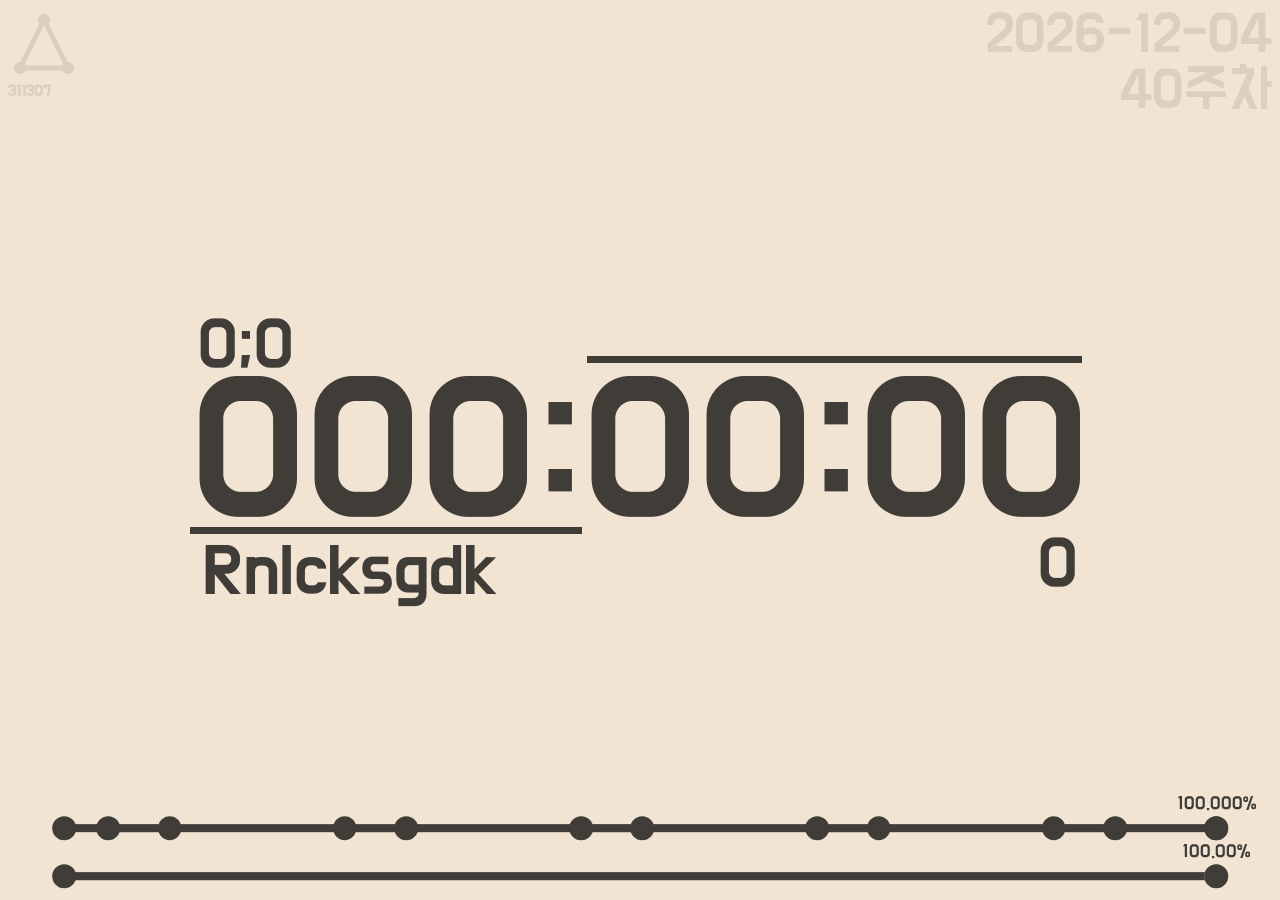
<file: things/dobby-timer/index.html>
<!DOCTYPE html>
<html>
    <head>
        <title>Dobby timer</title>
        <link rel="icon" href="icon.png">
        <link rel="stylesheet" href="style.css">
        <script src="https://code.jquery.com/jquery-3.7.1.min.js"></script>
    </head>
    <body>
        <img src="logo.svg" id="logo">
        <p id="name">311307</p>
        <div id="top-container">
            <p id="date-display"></p>
            <p id="week-display"></p>
        </div>
        <div id="middle-container">
            <div id="day-display">
                <span id="day-display-text">5;00</span>
            </div>
            <div id="hour-progress">
                <span id="hour-progress-bg"></span>
                <span id="hour-progress-fg"></span>
            </div>
            <div id="timer">
                <div class="timer-text-container">
                    <span class="timer-text" id="timer1">이</span>
                </div>
                <div class="timer-text-container">
                    <span class="timer-text" id="timer2">끾</span>
                </div>
                <div class="timer-text-container">
                    <span class="timer-text" id="timer3">끼</span>
                </div>
                <div class="timer-text-container timer-colon-container">
                    <span class="timer-text timer-colon">:</span>
                </div>
                <div class="timer-text-container">
                    <span class="timer-text" id="timer4"></span>
                </div>
                <div class="timer-text-container">
                    <span class="timer-text" id="timer5"></span>
                </div>
                <div class="timer-text-container timer-colon-container">
                    <span class="timer-text timer-colon">:</span>
                </div>
                <div class="timer-text-container">
                    <span class="timer-text" id="timer6"></span>
                </div>
                <div class="timer-text-container">
                    <span class="timer-text" id="timer7"></span>
                </div>
            </div>
            <div id="vacation-timer">
                <span id="vacation-timer-text">Rnlcksgdk</span>
            </div>
            <div id="second-display">
                <span id="second-display-text">214748</span>
            </div>
        </div>
        <div id="bottom-container">
            <div class="progress-bar" style="top:0" id="entire">
                <div class="circle circle-bright-before circle-dark-after entire-circle" style="left:3.846%;"></div>
                <div class="circle circle-dark-before circle-bright-after entire-circle" style="left:9.188%;"></div>
                <div class="circle circle-bright-before circle-dark-after entire-circle" style="left:24.359%;"></div>
                <div class="circle circle-dark-before circle-bright-after entire-circle" style="left:29.701%;"></div>
                <div class="circle circle-bright-before circle-dark-after entire-circle" style="left:44.872%;"></div>
                <div class="circle circle-dark-before circle-bright-after entire-circle" style="left:50.214%;"></div>
                <div class="circle circle-bright-before circle-dark-after entire-circle" style="left:65.385%;"></div>
                <div class="circle circle-dark-before circle-bright-after entire-circle" style="left:70.727%;"></div>
                <div class="circle circle-bright-before circle-dark-after entire-circle" style="left:85.897%;"></div>
                <div class="circle circle-dark-before circle-bright-after entire-circle" style="left:91.239%;"></div>
                <div class="circle circle-bright-before circle-bright-after entire-circle" style="left:100%;"></div>

                <div class="actual-bar"></div>
                <div class="dark-bar" style="width:5.342%;left:3.846%;"></div>
                <div class="dark-bar" style="width:5.342%;left:24.359%;"></div>
                <div class="dark-bar" style="width:5.342%;left:44.872%;"></div>
                <div class="dark-bar" style="width:5.342%;left:65.385%;"></div>
                <div class="dark-bar" style="width:5.342%;left:85.897%;"></div>
                <div class="circle circle-past" style="left:0%;"></div>
                
                <div class="past-bar" id="entire-past-bar"></div>
                <div class="circle circle-cursor" id="entire-cursor"></div>

                <div class="progress" id="entire-progress">yeye</div>
            </div>
            <div class="progress-bar" style="bottom:0" id="section">
                <div class="actual-bar"></div>
                <div class="dark-bar" id="section-dark" style="left:0"></div>
                <div class="circle circle-past" style="left:0%;"></div>
                <div id="section-circle" class="circle circle-bright-before circle-bright-after" style="left:100%;"></div>

                <div class="past-bar" id="section-past-bar"></div>
                <div class="circle circle-cursor" id="section-cursor"></div>

                <div class="progress" id="section-progress">yeat</div>
            </div>
        </div>
        <script>
            var x = window.setInterval(wait_for_exact,6);
            function wait_for_exact() {
                let a=(new Date().getMilliseconds())%100;
                if (a>=2&&a<=10) {
                    window.setInterval(update,100);
                    window.setTimeout(load,105);
                    window.clearInterval(x);
                }
            }

            function load() {
                $(":root").css("--dark-color","#DBCFBF");
                $(":root").css("--darker-color","#C2B7A9");
                $(":root").css("--darkest-color","#403C38");
            }

            function pad_zero(s,z) {
                s=s.toString();
                while (s.length<z) {
                    s="0"+s;
                }
                return s;
            }

            var long_time=new Date(2024,9,7,8,40,0,0);
            var freedom_time=new Date();
            freedom_time.setDate(
                freedom_time.getDate() + (7 - freedom_time.getDay() + 5) % 7
            );
            freedom_time.setHours(17);
            freedom_time.setMinutes(0);
            freedom_time.setSeconds(0);
            freedom_time.setMilliseconds(0);
            function update() {
                let now = new Date();
                let tar = Math.round((freedom_time-now)/100);
                let vtar = Math.round((long_time-now)/100);
                set_time(now, [Math.floor(tar/36000),Math.floor(tar/600)%60,(tar/10)%60]);
                // $("#vacation-timer-text").text(`${pad_zero(Math.floor(vtar/36000),4)}:${pad_zero(Math.floor(vtar/600)%60,2)}:${pad_zero(Math.floor(vtar/10)%60,2)}`)
            }

            var advance_seconds=[421200,405000,382500,318600,296100,232200,209700,145800,123300,59400,36900,0];
            var sunday_before_year = new Date(new Date().getFullYear(),0,0);
            sunday_before_year = sunday_before_year - sunday_before_year.getDay()*86400000;
            function set_time(now, time) {
                if (time[0]>=117) {
                    time=[117,0,0];
                } else if (time[0]<0) {
                    time=[0,0,0];
                }
                
                let seconds_left=time[0]*3600+time[1]*60+time[2];
                $("#second-display-text").text(Math.floor(seconds_left));
                $("#day-display-text").text(`${Math.floor(time[0]/24)};${time[0]%24}`)
                $("#hour-progress-fg").css("width",`${100-(time[1]/60+time[2]/3600)*100}%`)

                let entire_progress=100-(seconds_left)/421200*100;
                let ep_shard=pad_zero(Math.floor(entire_progress*1000).toString(),4);
                $("#entire-past-bar").css("width",`${entire_progress}%`);
                $("#entire-cursor").css("left",`${entire_progress}%`);
                $("#entire-progress").css("left",`${entire_progress}%`);
                $("#entire-progress").text(`${ep_shard.slice(0,-3)+"."+ep_shard.slice(-3)}%`)

                if (seconds_left>=421000) {
                    $(".entire-circle").removeClass("circle-past");
                    $("#section-circle").removeClass("circle-dark-before");
                    $("#section-circle").removeClass("circle-dark-after");
                }
                let i=1;
                while (seconds_left<=advance_seconds[i]) {
                    $(`.entire-circle:nth-child(${i})`).addClass("circle-past");
                    i++;
                }
                if (i%2==0) {
                    $("#section-dark").css("width","100%");
                    $("#section-circle").addClass("circle-dark-before");
                    $("#section-circle").addClass("circle-dark-after");
                } else {
                    $("#section-dark").css("width","0%");
                    $("#section-circle").removeClass("circle-dark-before");
                    $("#section-circle").removeClass("circle-dark-after");
                }
                let section_progress=0;
                if (advance_seconds[i-1]!=0) {
                    section_progress=(seconds_left-advance_seconds[i-1])/(advance_seconds[i]-advance_seconds[i-1])*100
                } else {
                    section_progress=100;
                }
                let sp_shard=pad_zero(Math.floor(section_progress*100).toString(),3);
                $("#section-past-bar").css("width",`${section_progress}%`);
                $("#section-cursor").css("left",`${section_progress}%`);
                $("#section-progress").css("left",`${section_progress}%`);
                $("#section-progress").text(`${sp_shard.slice(0,-2)+"."+sp_shard.slice(-2)}%`)

                for (i=3; i>0; i--) {
                    $(`#timer${i}`).text(Math.floor(time[0]%10));
                    time[0]/=10;
                }
                for (i=5; i>3; i--) {
                    $(`#timer${i}`).text(Math.floor(time[1]%10));
                    time[1]/=10;
                }
                for (i=7; i>5; i--) {
                    $(`#timer${i}`).text(Math.floor(time[2]%10));
                    time[2]/=10;
                }

                $("#date-display").text(`${now.getFullYear()}-${pad_zero(now.getMonth()+1, 2)}-${pad_zero(now.getDate(), 2)}`);
                let sunday_this_week = now-(now.getDay()*86400000);
                let diff = (sunday_this_week - sunday_before_year);
                let oneWeek = 1000 * 60 * 60 * 24 * 7;
                let week = Math.floor(diff / oneWeek);
                $("#week-display").text(`${week-8}주차`)
            }
        </script>
    </body>
</html>
</file>
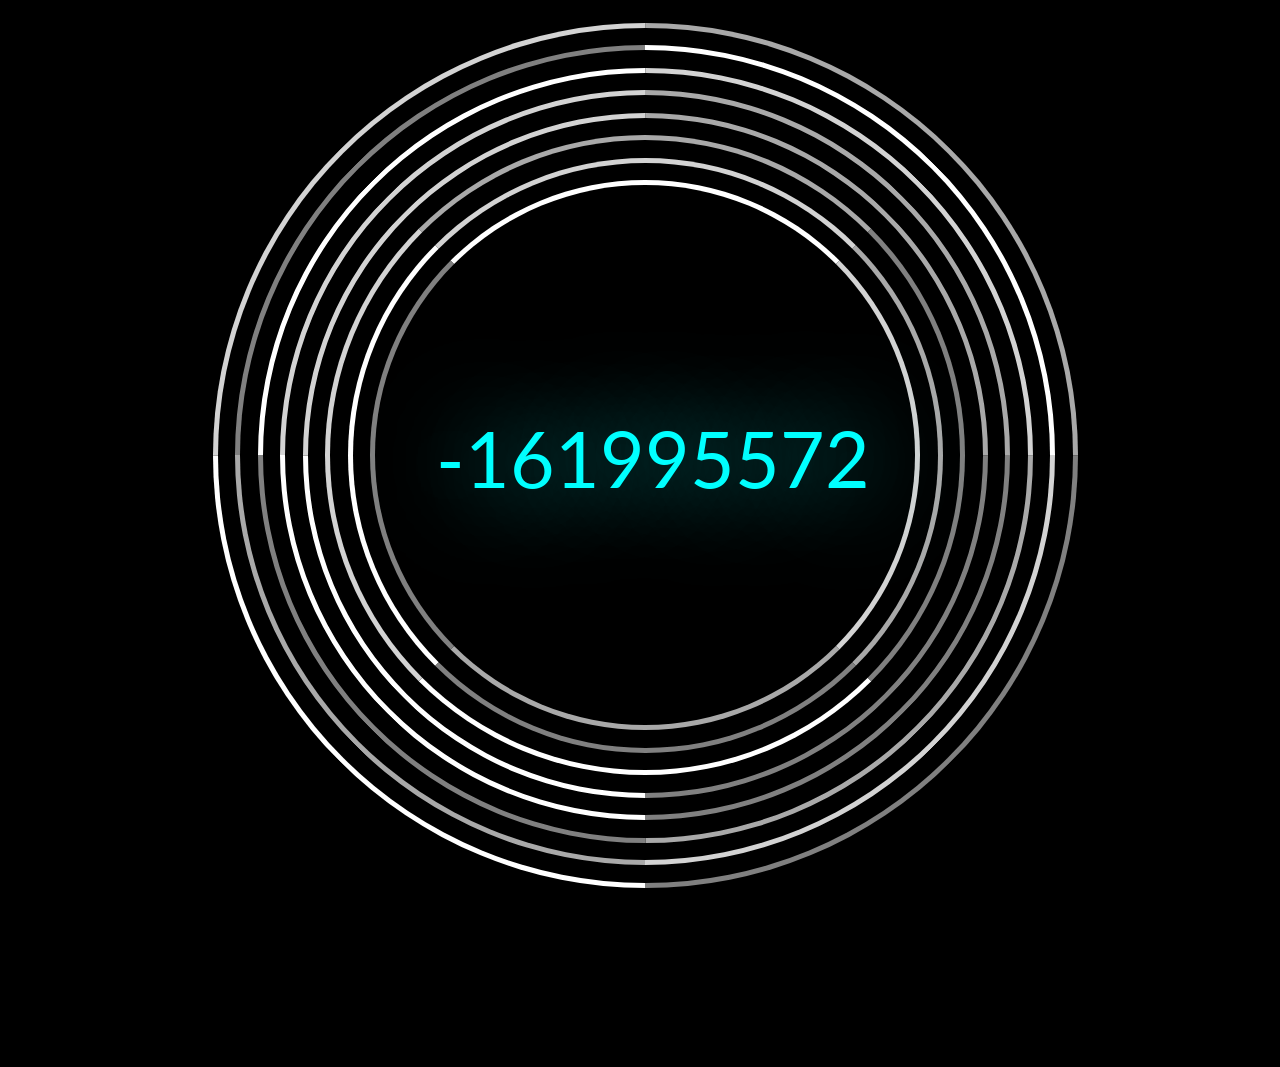
<file: things/eight-timer/index.html>
<!DOCTYPE html>

<html>
<head>
    <title></title>
    <link rel="stylesheet" href="style.css">
    <link rel="preconnect" href="https://fonts.googleapis.com">
    <link rel="preconnect" href="https://fonts.googleapis.com">
    <link rel="preconnect" href="https://fonts.gstatic.com" crossorigin>
    <link href="https://fonts.googleapis.com/css2?family=Lato:wght@300&display=swap" rel="stylesheet">
    <script src="https://code.jquery.com/jquery-3.6.0.min.js">// jquery</script>
</head>
<body>
    <div class="test sizea"></div>
    <div class="test sizeb"></div>
    <div class="test sizec"></div>
    <div class="test sized"></div>
    <div class="test sizee"></div>
    <div class="test sizef"></div>
    <div class="test sizeg"></div>
    <div class="test sizeh"></div>
    <p class="text">00000000</p>
    <script>
        var time=new Date(year=2021,month=9,date=17,hour=0,min=30)-new Date();
        time/=1000;
        time=Math.floor(16777216-time);
        function for_test() {
            time=16777206;
        }
        function turn() {
            time++;
            console.log(16777216-time);
            $("title").text(16777216-time);
            $(".test.sizea").css("animation","1s rotate"+time%8);
            $(".test.sizeb").css("transform", "rotate("+Math.floor(time/8%8)*45+"deg)");
            $(".test.sizeb").css("animation","1s rotate"+time/8%8);
            $(".test.sizec").css("transform", "rotate("+Math.floor(time/64%8)*45+"deg)");
            $(".test.sizec").css("animation","1s rotate"+time/64%8);
            $(".test.sized").css("transform", "rotate("+Math.floor(time/512%8)*45+"deg)");
            $(".test.sized").css("animation","1s rotate"+time/512%8);
            $(".test.sizee").css("transform", "rotate("+Math.floor(time/4096%8)*45+"deg)");
            $(".test.sizee").css("animation","1s rotate"+time/4096%8);
            $(".test.sizef").css("transform", "rotate("+Math.floor(time/32768%8)*45+"deg)");
            $(".test.sizef").css("animation","1s rotate"+time/32768%8);
            $(".test.sizeg").css("transform", "rotate("+Math.floor(time/262144%8)*45+"deg)");
            $(".test.sizeg").css("animation","1s rotate"+time/262144%8);
            $(".test.sizeh").css("transform", "rotate("+Math.floor(time/2097152%8)*45+"deg)");
            $(".test.sizeh").css("animation","1s rotate"+time/2097152%8);
            $(".text").text((16777216-time).toString().padStart(7, "0"));
            if (time==16777216) {
                window.clearInterval(code);
                finish_action();
            }
        }
        function finish_action() {
            $(".test").css("border-top","3vh solid white");
            $(".test").css("border-bottom","3vh solid darkgray");
            $(".test").css("border-left","3vh solid lightgray");
            $(".test").css("border-right","3vh solid gray");
            $(".test.sizea").css("margin-left","-31.5vh");
            $(".test.sizea").css("margin-top","-31.5vh");
            $(".test.sizeb").css("margin-left","-34vh");
            $(".test.sizeb").css("margin-top","-34vh");
            $(".test.sizec").css("margin-left","-36.5vh");
            $(".test.sizec").css("margin-top","-36.5vh");
            $(".test.sized").css("margin-left","-39vh");
            $(".test.sized").css("margin-top","-39vh");
            $(".test.sizee").css("margin-left","-41.5vh");
            $(".test.sizee").css("margin-top","-41.5vh");
            $(".test.sizef").css("margin-left","-44vh");
            $(".test.sizef").css("margin-top","-44vh");
            $(".test.sizeg").css("margin-left","-46.5vh");
            $(".test.sizeg").css("margin-top","-46.5vh");
            $(".test.sizeh").css("margin-left","-49vh");
            $(".test.sizeh").css("margin-top","-49vh");
            $(".text").text("");
            $(".title").text("REDIRECT");
            $(".test").css("animation","7200s rotate_forever");
            $("body").css("background","lightgray");
            window.setTimeout(redirect,5000);
        }
        function redirect() {
            window.location.replace("https://www.youtube.com/watch?v=_bzolaRVY5w");
        }
        var code=window.setInterval(turn,1000);
    </script>
</body>
</html>
</file>
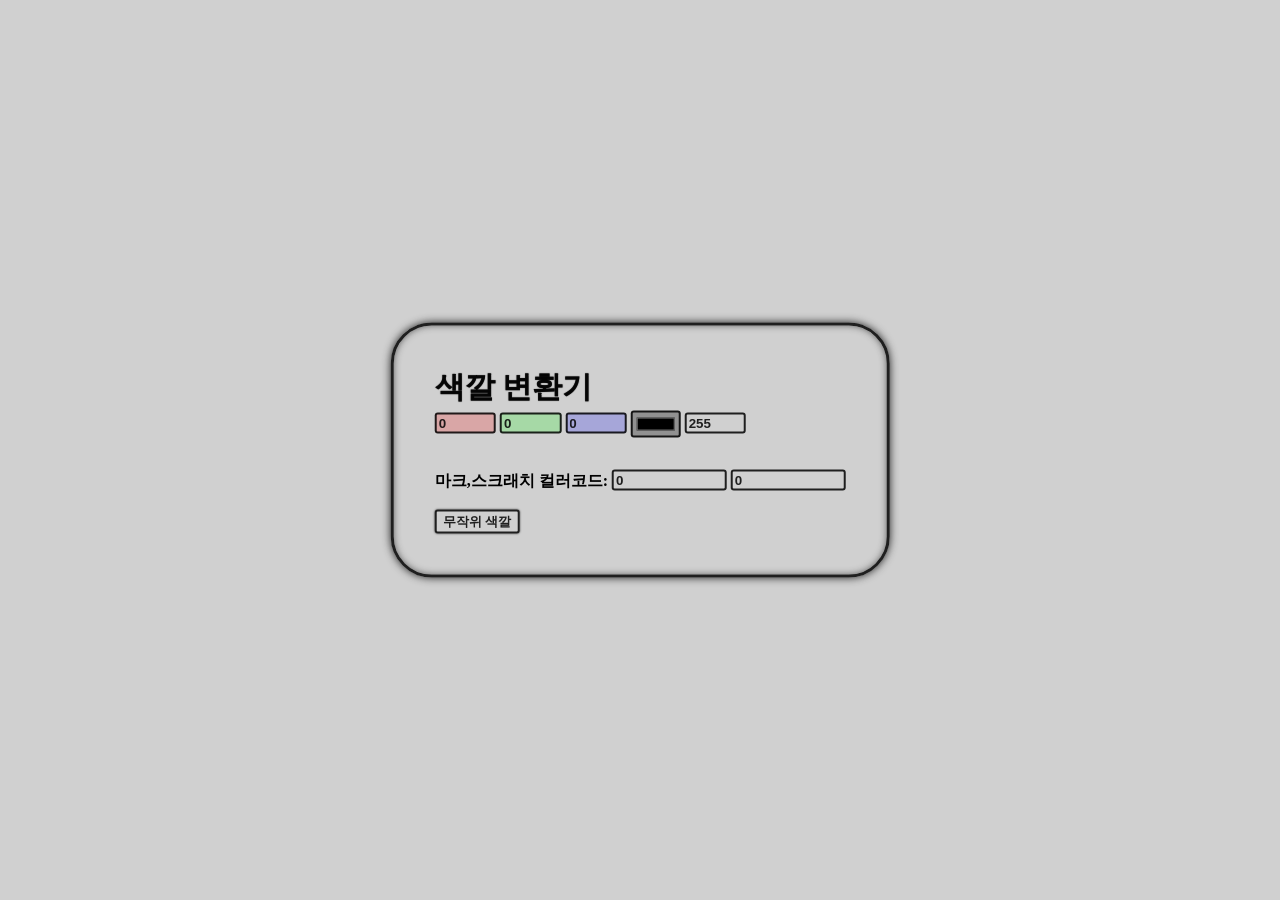
<file: things/mc-color-converter/index.html>
<!DOCTYPE html>
<html>
	<head>
		<link rel="stylesheet" href="style.css">
	</head>
	<body>
		<div class="container" id="bg">
			<div class="glowborder" id="border">
				<div class="title" id="title">
				색깔 변환기
				</div>
				<br>
				<input type="number" placeholder=0 min=0 max=255 class="rgb short" id="red">
				<input type="number" placeholder=0 min=0 max=255 class="rgb short" id="green">
				<input type="number" placeholder=0 min=0 max=255 class="rgb short" id="blue">
				<input type="color" id="col">
				<input type="number" placeholder=255 min=0 max=255 class="rgb short" id="alpha">
				<br>
				<br>
				<br>
				<span id="sans" style="font-weight: bold;">
					마크,스크래치 컬러코드: 
				</span>
				<input type="number" placeholder=0 class="code" id="code">
				<input type="number" placeholder=0 class="codealpha" id="codealpha">
				<br>
				<br>
				<button id="button" onclick="randomForFun();">
					무작위 색깔
				</button>
			</div>
			<script src="script.js"></script>
		</div>
	</body>
</html>
</file>
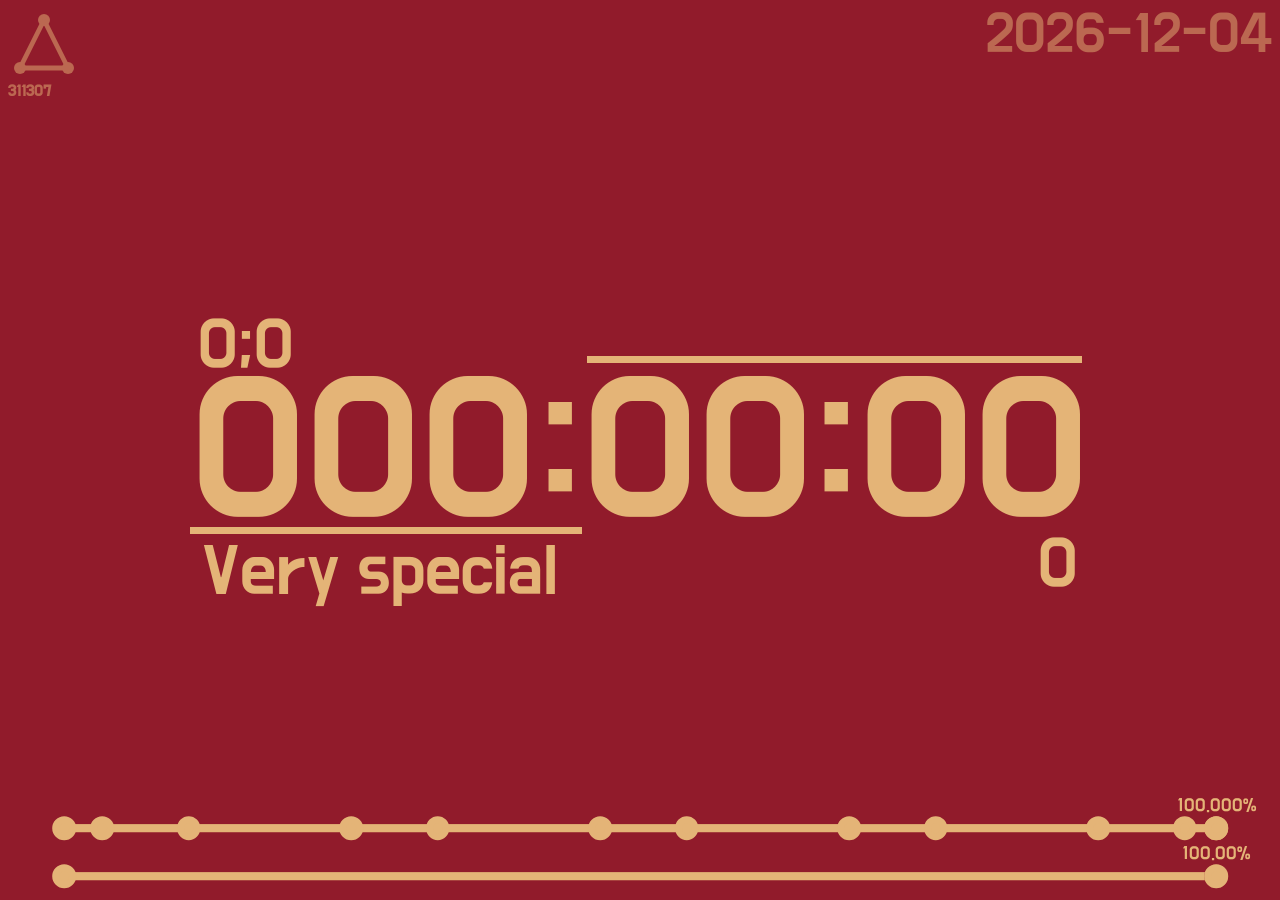
<file: things/special-dobby-timer/index.html>
<!DOCTYPE html>
<html>
    <head>
        <title>Dobby timer</title>
        <link rel="icon" href="icon.png">
        <link rel="stylesheet" href="style.css">
        <script src="https://code.jquery.com/jquery-3.7.1.min.js"></script>
    </head>
    <body>
        <img src="logo.svg" id="logo">
        <p id="name">311307</p>
        <div id="top-container">
            <p id="date-display"></p>
            <p id="week-display"></p>
        </div>
        <div id="middle-container">
            <div id="day-display">
                <span id="day-display-text">5;00</span>
            </div>
            <div id="hour-progress">
                <span id="hour-progress-bg"></span>
                <span id="hour-progress-fg"></span>
            </div>
            <div id="timer">
                <div class="timer-text-container">
                    <span class="timer-text" id="timer1">이</span>
                </div>
                <div class="timer-text-container">
                    <span class="timer-text" id="timer2">끾</span>
                </div>
                <div class="timer-text-container">
                    <span class="timer-text" id="timer3">끼</span>
                </div>
                <div class="timer-text-container timer-colon-container">
                    <span class="timer-text timer-colon">:</span>
                </div>
                <div class="timer-text-container">
                    <span class="timer-text" id="timer4"></span>
                </div>
                <div class="timer-text-container">
                    <span class="timer-text" id="timer5"></span>
                </div>
                <div class="timer-text-container timer-colon-container">
                    <span class="timer-text timer-colon">:</span>
                </div>
                <div class="timer-text-container">
                    <span class="timer-text" id="timer6"></span>
                </div>
                <div class="timer-text-container">
                    <span class="timer-text" id="timer7"></span>
             </div>
            </div>
            <div id="vacation-timer">
                <span id="vacation-timer-text">Very special</span>
            </div>
            <div id="second-display">
                <span id="second-display-text">214748</span>
            </div>
        </div>
        <div id="bottom-container">
            <div class="progress-bar" style="top:0" id="entire">
                <div class="circle circle-bright-before circle-dark-after entire-circle" style="left:3.303%;"></div>
                <div class="circle circle-dark-before circle-bright-after entire-circle" style="left:10.811%;"></div>
                <div class="circle circle-bright-before circle-dark-after entire-circle" style="left:24.925%;"></div>
                <div class="circle circle-dark-before circle-bright-after entire-circle" style="left:32.432%;"></div>
                <div class="circle circle-bright-before circle-dark-after entire-circle" style="left:46.547%;"></div>
                <div class="circle circle-dark-before circle-bright-after entire-circle" style="left:54.054%;"></div>
                <div class="circle circle-bright-before circle-dark-after entire-circle" style="left:68.168%;"></div>
                <div class="circle circle-dark-before circle-bright-after entire-circle" style="left:75.676%;"></div>
                <div class="circle circle-bright-before circle-dark-after entire-circle" style="left:89.79%;"></div>
                <div class="circle circle-dark-before circle-bright-after entire-circle ecyc-e" style="left:97.297%;"></div>
                <div class="circle circle-bright-before circle-bright-after entire-circle ecyc-e" style="left:100%;"></div>

                <div class="actual-bar"></div>
                <div class="dark-bar" style="width:7.508%;left:3.303%;"></div>
                <div class="dark-bar" style="width:7.508%;left:24.925%;"></div>
                <div class="dark-bar" style="width:7.508%;left:46.547%;"></div>
                <div class="dark-bar" style="width:7.508%;left:68.168%;"></div>
                <div class="dark-bar" style="width:7.508%;left:89.79%;"></div>
                <div class="dark-bar ecyc-e" style="width:2.703%;left:97.297%;"></div>
                <div class="circle circle-past" style="left:0%;"></div>
                
                <div class="past-bar" id="entire-past-bar"></div>
                <div class="circle circle-cursor" id="entire-cursor"></div>

                <div class="progress" id="entire-progress">yeye</div>
            </div>
            <div class="progress-bar" style="bottom:0" id="section">
                <div class="actual-bar"></div>
                <div class="dark-bar" id="section-dark" style="left:0"></div>
                <div class="circle circle-past" style="left:0%;"></div>
                <div id="section-circle" class="circle circle-bright-before circle-bright-after" style="left:100%;"></div>

                <div class="past-bar" id="section-past-bar"></div>
                <div class="circle circle-cursor" id="section-cursor"></div>

                <div class="progress" id="section-progress">yeat</div>
            </div>
        </div>
        <script>
            var x = window.setInterval(wait_for_exact,6);
            function wait_for_exact() {
                let a=(new Date().getMilliseconds())%100;
                if (a>=2&&a<=10) {
                    window.setInterval(update,100);
                    window.setTimeout(load,105);
                    window.clearInterval(x);
                }
            }

            function load() {
                $(":root").css("--dark-color","#BB6851");
                $(":root").css("--darker-color","#A6413E");
                $(":root").css("--darkest-color","#E4B477");
            }

            function pad_zero(s,z) {
                s=s.toString();
                while (s.length<z) {
                    s="0"+s;
                }
                return s;
            }

            var long_time=new Date(2024,9,7,8,40,0,0);
            var freedom_time=new Date();
            freedom_time.setDate(
                freedom_time.getDate() + (7 - freedom_time.getDay() + 5) % 7
            );
            freedom_time.setHours(11);
            freedom_time.setMinutes(0);
            freedom_time.setSeconds(0);
            freedom_time.setMilliseconds(0);
            function update() {
                let now = new Date();
                let tar = Math.round((freedom_time-now)/100);
                let vtar = Math.round((long_time-now)/100);
                set_time(now, [Math.floor(tar/36000),Math.floor(tar/600)%60,(tar/10)%60]);
                // $("#vacation-timer-text").text(`${pad_zero(Math.floor(vtar/36000),4)}:${pad_zero(Math.floor(vtar/600)%60,2)}:${pad_zero(Math.floor(vtar/10)%60,2)}`)
            }

            var advance_seconds=[421200-6*3600,405000+3000-6*3600,382500-6*3600-4500,318600+3000-6*3600,296100-6*3600-4500,232200+3000-6*3600,209700-6*3600-4500,145800+3000-6*3600,123300-6*3600-4500,59400+3000-6*3600,36900-6*3600-4500,0];
            var sunday_before_year = new Date(new Date().getFullYear(),0,0);
            sunday_before_year = sunday_before_year - sunday_before_year.getDay()*86400000;
            function set_time(now, time) {
                if (time[0]>=111) {
                    time=[111,0,0];
                } else if (time[0]<0) {
                    time=[0,0,0];
                }
                
                let seconds_left=time[0]*3600+time[1]*60+time[2];
                $("#second-display-text").text(Math.floor(seconds_left));
                $("#day-display-text").text(`${Math.floor(time[0]/24)};${time[0]%24}`)
                $("#hour-progress-fg").css("width",`${100-(time[1]/60+time[2]/3600)*100}%`)

                let entire_progress=100-(seconds_left)/(421200-6*3600)*100;
                let ep_shard=pad_zero(Math.floor(entire_progress*1000).toString(),4);
                $("#entire-past-bar").css("width",`${entire_progress}%`);
                $("#entire-cursor").css("left",`${entire_progress}%`);
                $("#entire-progress").css("left",`${entire_progress}%`);
                $("#entire-progress").text(`${ep_shard.slice(0,-3)+"."+ep_shard.slice(-3)}%`)

                if (seconds_left>=(421000-6*3600)) {
                    $(".entire-circle").removeClass("circle-past");
                    $("#section-circle").removeClass("circle-dark-before");
                    $("#section-circle").removeClass("circle-dark-after");
                }
                let i=1;
                while (seconds_left<=advance_seconds[i]) {
                    $(`.entire-circle:nth-child(${i})`).addClass("circle-past");
                    i++;
                }
                if (i%2==0) {
                    $("#section-dark").css("width","100%");
                    $("#section-circle").addClass("circle-dark-before");
                    $("#section-circle").addClass("circle-dark-after");
                } else {
                    if (i==11) {
                        $("#section-dark").css("width","100%");
                        $("#section-dark").addClass("ecyc-e");
                        $("#section-circle").addClass("ecyc-e");
                    } else {
                        $("#section-dark").css("width","0%");
                    }
                    $("#section-circle").removeClass("circle-dark-before");
                    $("#section-circle").removeClass("circle-dark-after");
                }
                let section_progress=0;
                if (advance_seconds[i-1]!=0) {
                    section_progress=(seconds_left-advance_seconds[i-1])/(advance_seconds[i]-advance_seconds[i-1])*100
                } else {
                    section_progress=100;
                }
                let sp_shard=pad_zero(Math.floor(section_progress*100).toString(),3);
                $("#section-past-bar").css("width",`${section_progress}%`);
                $("#section-cursor").css("left",`${section_progress}%`);
                $("#section-progress").css("left",`${section_progress}%`);
                $("#section-progress").text(`${sp_shard.slice(0,-2)+"."+sp_shard.slice(-2)}%`)

                for (i=3; i>0; i--) {
                    $(`#timer${i}`).text(Math.floor(time[0]%10));
                    time[0]/=10;
                }
                for (i=5; i>3; i--) {
                    $(`#timer${i}`).text(Math.floor(time[1]%10));
                    time[1]/=10;
                }
                for (i=7; i>5; i--) {
                    $(`#timer${i}`).text(Math.floor(time[2]%10));
                    time[2]/=10;
                }

                $("#date-display").text(`${now.getFullYear()}-${pad_zero(now.getMonth()+1, 2)}-${pad_zero(now.getDate(), 2)}`);
                let sunday_this_week = now-(now.getDay()*86400000);
                let diff = (sunday_this_week - sunday_before_year);
                let oneWeek = 1000 * 60 * 60 * 24 * 7;
                let week = Math.floor(diff / oneWeek);
                // $("#week-display").text(`${week-8}주차`)
                $("#week-display").text(``)
            }
        </script>
    </body>
</html>
</file>
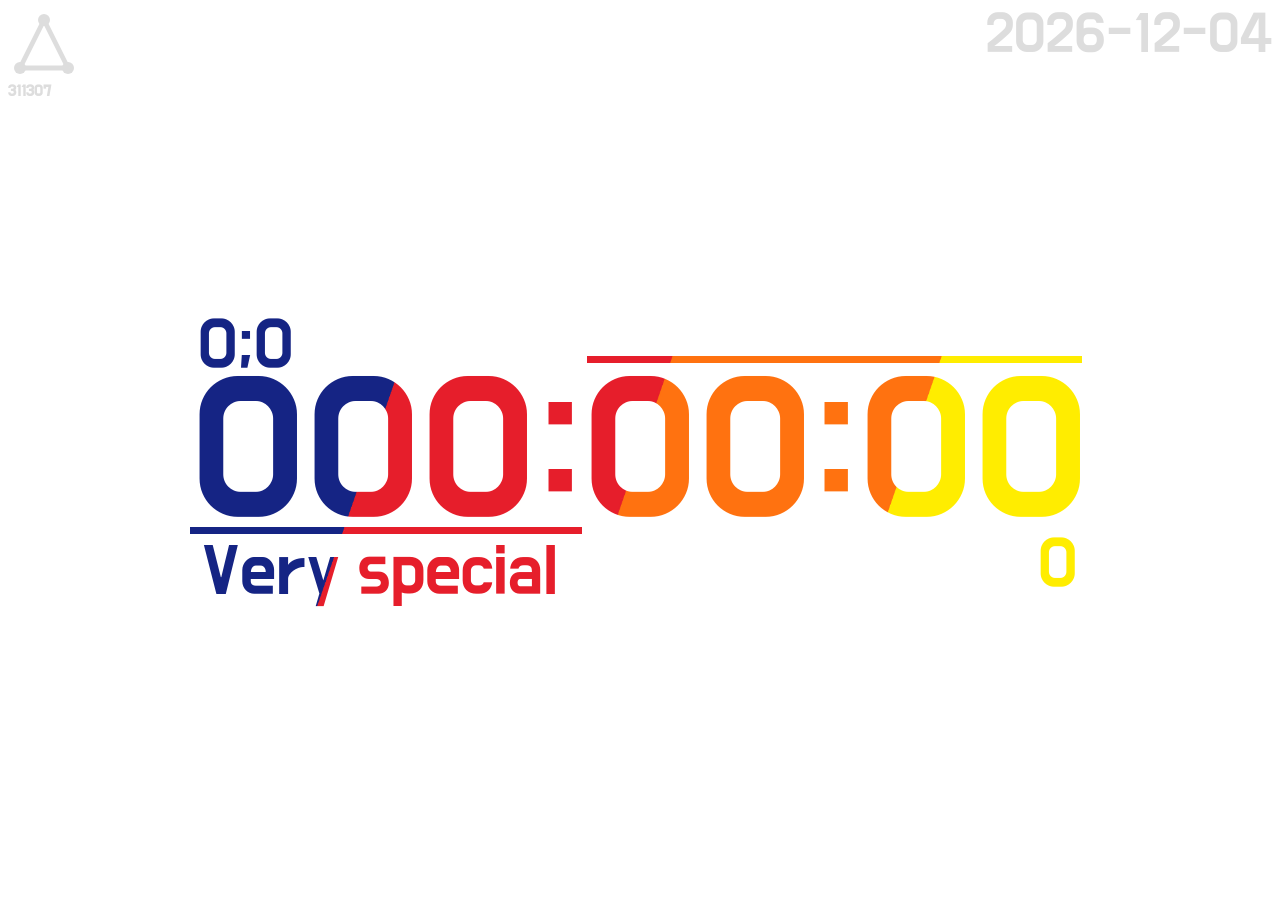
<file: things/special-dobby-timer2/index.html>
<!DOCTYPE html>
<html>
    <head>
        <title>Dobby timer</title>
        <link rel="icon" href="icon.png">
        <link rel="stylesheet" href="style.css">
        <script src="https://code.jquery.com/jquery-3.7.1.min.js"></script>
    </head>
    <body>
        <img src="logo.svg" id="logo">
        <p id="name">311307</p>
        <div id="top-container">
            <p id="date-display"></p>
            <p id="week-display"></p>
        </div>
        <div id="image"></div>
        <div id="middle-container">
            <div id="day-display">
                <span id="day-display-text">5;00</span>
            </div>
            <div id="hour-progress">
                <span id="hour-progress-bg"></span>
                <span id="hour-progress-fg"></span>
            </div>
            <div id="timer">
                <div class="timer-text-container">
                    <span class="timer-text" id="timer1">이</span>
                </div>
                <div class="timer-text-container">
                    <span class="timer-text" id="timer2">끾</span>
                </div>
                <div class="timer-text-container">
                    <span class="timer-text" id="timer3">끼</span>
                </div>
                <div class="timer-text-container timer-colon-container">
                    <span class="timer-text timer-colon">:</span>
                </div>
                <div class="timer-text-container">
                    <span class="timer-text" id="timer4"></span>
                </div>
                <div class="timer-text-container">
                    <span class="timer-text" id="timer5"></span>
                </div>
                <div class="timer-text-container timer-colon-container">
                    <span class="timer-text timer-colon">:</span>
                </div>
                <div class="timer-text-container">
                    <span class="timer-text" id="timer6"></span>
                </div>
                <div class="timer-text-container">
                    <span class="timer-text" id="timer7"></span>
             </div>
            </div>
            <div id="vacation-timer">
                <span id="vacation-timer-text">Very special</span>
            </div>
            <div id="second-display">
                <span id="second-display-text">214748</span>
            </div>
        </div>
        <script>
            var x = window.setInterval(wait_for_exact,6);
            function wait_for_exact() {
                let a=(new Date().getMilliseconds())%100;
                if (a>=2&&a<=10) {
                    window.setInterval(update,100);
                    window.setTimeout(load,105);
                    window.clearInterval(x);
                }
            }

            function load() {
                $(":root").css("--dark-color","#DDDDDD");
                $(":root").css("--darker-color","#CCCCCC");
                $(":root").css("--darkest-color","#BBBBBB");
            }

            function pad_zero(s,z) {
                s=s.toString();
                while (s.length<z) {
                    s="0"+s;
                }
                return s;
            }

            var long_time=new Date(2024,9,7,8,40,0,0);
            var freedom_time=new Date(2025,5,3,6,0,0);
            function update() {
                let now = new Date();
                let tar = Math.round((freedom_time-now)/100);
                let vtar = Math.round((long_time-now)/100);
                set_time(now, [Math.floor(tar/36000),Math.floor(tar/600)%60,(tar/10)%60]);
                // $("#vacation-timer-text").text(`${pad_zero(Math.floor(vtar/36000),4)}:${pad_zero(Math.floor(vtar/600)%60,2)}:${pad_zero(Math.floor(vtar/10)%60,2)}`)
            }

            var advance_seconds=[421200-6*3600,405000+3000-6*3600,382500-6*3600-4500,318600+3000-6*3600,296100-6*3600-4500,232200+3000-6*3600,209700-6*3600-4500,145800+3000-6*3600,123300-6*3600-4500,59400+3000-6*3600,36900-6*3600-4500,0];
            var sunday_before_year = new Date(new Date().getFullYear(),0,0);
            sunday_before_year = sunday_before_year - sunday_before_year.getDay()*86400000;
            function set_time(now, time) {
                if (time[0]<0) {
                    time=[0,0,0];
                }
                
                let seconds_left=time[0]*3600+time[1]*60+time[2];
                $("#second-display-text").text(Math.floor(seconds_left));
                $("#day-display-text").text(`${Math.floor(time[0]/24)};${time[0]%24}`)
                $("#hour-progress-fg").css("width",`${100-(time[1]/60+time[2]/3600)*100}%`)

                let entire_progress=100-(seconds_left)/(421200-6*3600)*100;
                let ep_shard=pad_zero(Math.floor(entire_progress*1000).toString(),4);
                $("#entire-past-bar").css("width",`${entire_progress}%`);
                $("#entire-cursor").css("left",`${entire_progress}%`);
                $("#entire-progress").css("left",`${entire_progress}%`);
                $("#entire-progress").text(`${ep_shard.slice(0,-3)+"."+ep_shard.slice(-3)}%`)

                if (seconds_left>=(421000-6*3600)) {
                    $(".entire-circle").removeClass("circle-past");
                    $("#section-circle").removeClass("circle-dark-before");
                    $("#section-circle").removeClass("circle-dark-after");
                }
                let i=1;
                while (seconds_left<=advance_seconds[i]) {
                    $(`.entire-circle:nth-child(${i})`).addClass("circle-past");
                    i++;
                }
                if (i%2==0) {
                    $("#section-dark").css("width","100%");
                    $("#section-circle").addClass("circle-dark-before");
                    $("#section-circle").addClass("circle-dark-after");
                } else {
                    if (i==11) {
                        $("#section-dark").css("width","100%");
                        $("#section-dark").addClass("ecyc-e");
                        $("#section-circle").addClass("ecyc-e");
                    } else {
                        $("#section-dark").css("width","0%");
                    }
                    $("#section-circle").removeClass("circle-dark-before");
                    $("#section-circle").removeClass("circle-dark-after");
                }
                let section_progress=0;
                if (advance_seconds[i-1]!=0) {
                    section_progress=(seconds_left-advance_seconds[i-1])/(advance_seconds[i]-advance_seconds[i-1])*100
                } else {
                    section_progress=100;
                }
                let sp_shard=pad_zero(Math.floor(section_progress*100).toString(),3);
                $("#section-past-bar").css("width",`${section_progress}%`);
                $("#section-cursor").css("left",`${section_progress}%`);
                $("#section-progress").css("left",`${section_progress}%`);
                $("#section-progress").text(`${sp_shard.slice(0,-2)+"."+sp_shard.slice(-2)}%`)

                for (i=3; i>0; i--) {
                    $(`#timer${i}`).text(Math.floor(time[0]%10));
                    time[0]/=10;
                }
                for (i=5; i>3; i--) {
                    $(`#timer${i}`).text(Math.floor(time[1]%10));
                    time[1]/=10;
                }
                for (i=7; i>5; i--) {
                    $(`#timer${i}`).text(Math.floor(time[2]%10));
                    time[2]/=10;
                }

                $("#date-display").text(`${now.getFullYear()}-${pad_zero(now.getMonth()+1, 2)}-${pad_zero(now.getDate(), 2)}`);
                let sunday_this_week = now-(now.getDay()*86400000);
                let diff = (sunday_this_week - sunday_before_year);
                let oneWeek = 1000 * 60 * 60 * 24 * 7;
                let week = Math.floor(diff / oneWeek);
                // $("#week-display").text(`${week-8}주차`)
                $("#week-display").text(``)
            }
        </script>
    </body>
</html>
</file>
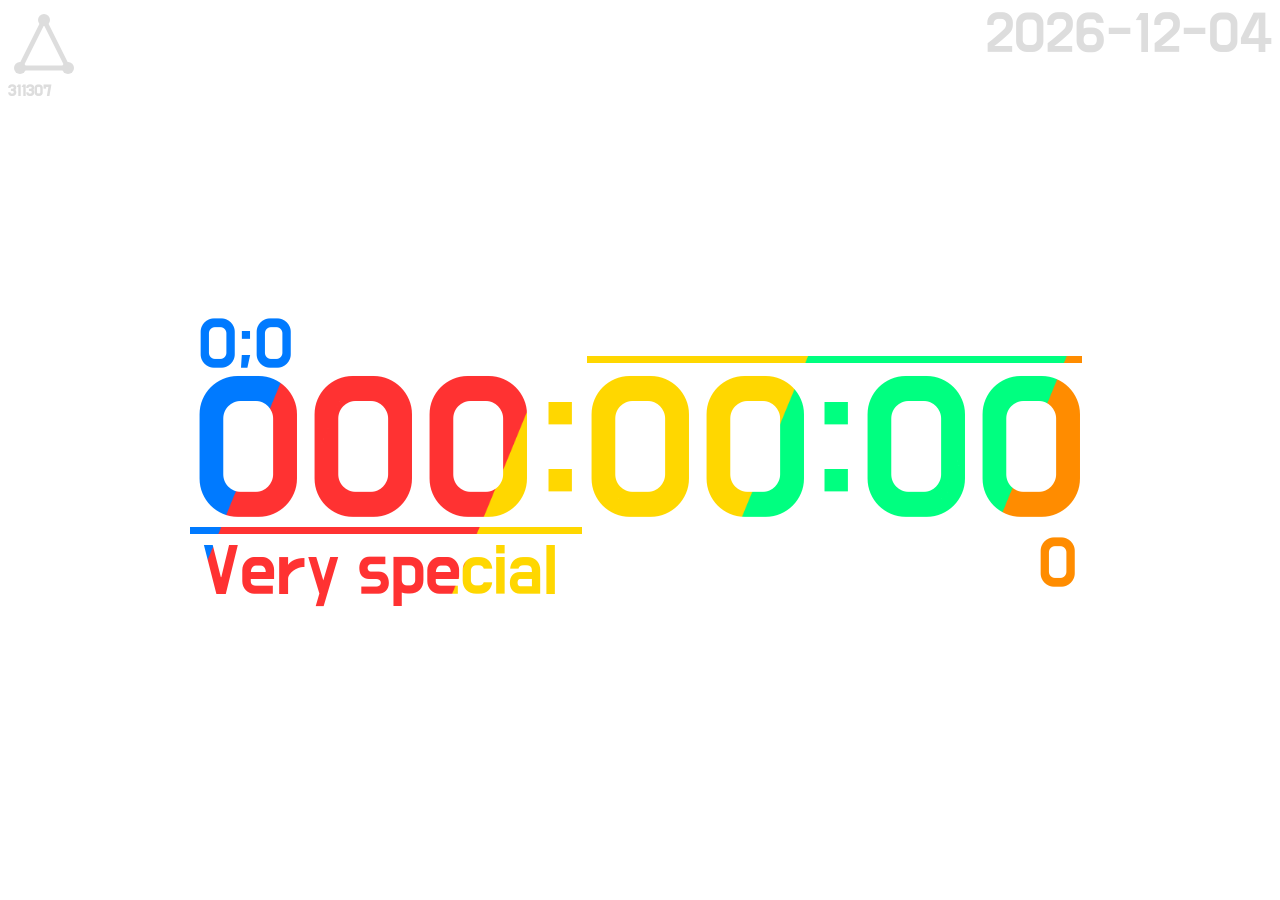
<file: things/special-dobby-timer3/index.html>
<!DOCTYPE html>
<html>
    <head>
        <title>Dobby timer</title>
        <link rel="icon" href="icon.png">
        <link rel="stylesheet" href="style.css">
        <script src="https://code.jquery.com/jquery-3.7.1.min.js"></script>
    </head>
    <body>
        <img src="logo.svg" id="logo">
        <p id="name">311307</p>
        <div id="top-container">
            <p id="date-display"></p>
            <p id="week-display"></p>
        </div>
        <div id="image"></div>
        <div id="middle-container">
            <div id="day-display">
                <span id="day-display-text">5;00</span>
            </div>
            <div id="hour-progress">
                <span id="hour-progress-bg"></span>
                <span id="hour-progress-fg"></span>
            </div>
            <div id="timer">
                <div class="timer-text-container">
                    <span class="timer-text" id="timer1">이</span>
                </div>
                <div class="timer-text-container">
                    <span class="timer-text" id="timer2">끾</span>
                </div>
                <div class="timer-text-container">
                    <span class="timer-text" id="timer3">끼</span>
                </div>
                <div class="timer-text-container timer-colon-container">
                    <span class="timer-text timer-colon">:</span>
                </div>
                <div class="timer-text-container">
                    <span class="timer-text" id="timer4"></span>
                </div>
                <div class="timer-text-container">
                    <span class="timer-text" id="timer5"></span>
                </div>
                <div class="timer-text-container timer-colon-container">
                    <span class="timer-text timer-colon">:</span>
                </div>
                <div class="timer-text-container">
                    <span class="timer-text" id="timer6"></span>
                </div>
                <div class="timer-text-container">
                    <span class="timer-text" id="timer7"></span>
             </div>
            </div>
            <div id="vacation-timer">
                <span id="vacation-timer-text">Very special</span>
            </div>
            <div id="second-display">
                <span id="second-display-text">214748</span>
            </div>
        </div>
        <script>
            var x = window.setInterval(wait_for_exact,6);
            function wait_for_exact() {
                let a=(new Date().getMilliseconds())%100;
                if (a>=2&&a<=10) {
                    window.setInterval(update,100);
                    window.setTimeout(load,105);
                    window.clearInterval(x);
                }
            }

            function load() {
                $(":root").css("--dark-color","#DDDDDD");
                $(":root").css("--darker-color","#CCCCCC");
                $(":root").css("--darkest-color","#BBBBBB");
            }

            function pad_zero(s,z) {
                s=s.toString();
                while (s.length<z) {
                    s="0"+s;
                }
                return s;
            }

            var freedom_time=new Date(2025,7,13,13,50,0);
            function update() {
                let now = new Date();
                let tar = Math.round((freedom_time-now)/100);
                set_time(now, [Math.floor(tar/36000),Math.floor(tar/600)%60,(tar/10)%60]);
            }

            function set_time(now, time) {
                if (time[0]<0) {
                    time=[0,0,0];
                }
                
                let seconds_left=time[0]*3600+time[1]*60+time[2];
                $("#second-display-text").text(Math.floor(seconds_left));
                $("#day-display-text").text(`${Math.floor(time[0]/24)};${time[0]%24}`)
                $("#hour-progress-fg").css("width",`${100-(time[1]/60+time[2]/3600)*100}%`)

                for (i=3; i>0; i--) {
                    $(`#timer${i}`).text(Math.floor(time[0]%10));
                    time[0]/=10;
                }
                for (i=5; i>3; i--) {
                    $(`#timer${i}`).text(Math.floor(time[1]%10));
                    time[1]/=10;
                }
                for (i=7; i>5; i--) {
                    $(`#timer${i}`).text(Math.floor(time[2]%10));
                    time[2]/=10;
                }

                $("#date-display").text(`${now.getFullYear()}-${pad_zero(now.getMonth()+1, 2)}-${pad_zero(now.getDate(), 2)}`);
                $("#week-display").text(``)
            }
        </script>
    </body>
</html>
</file>
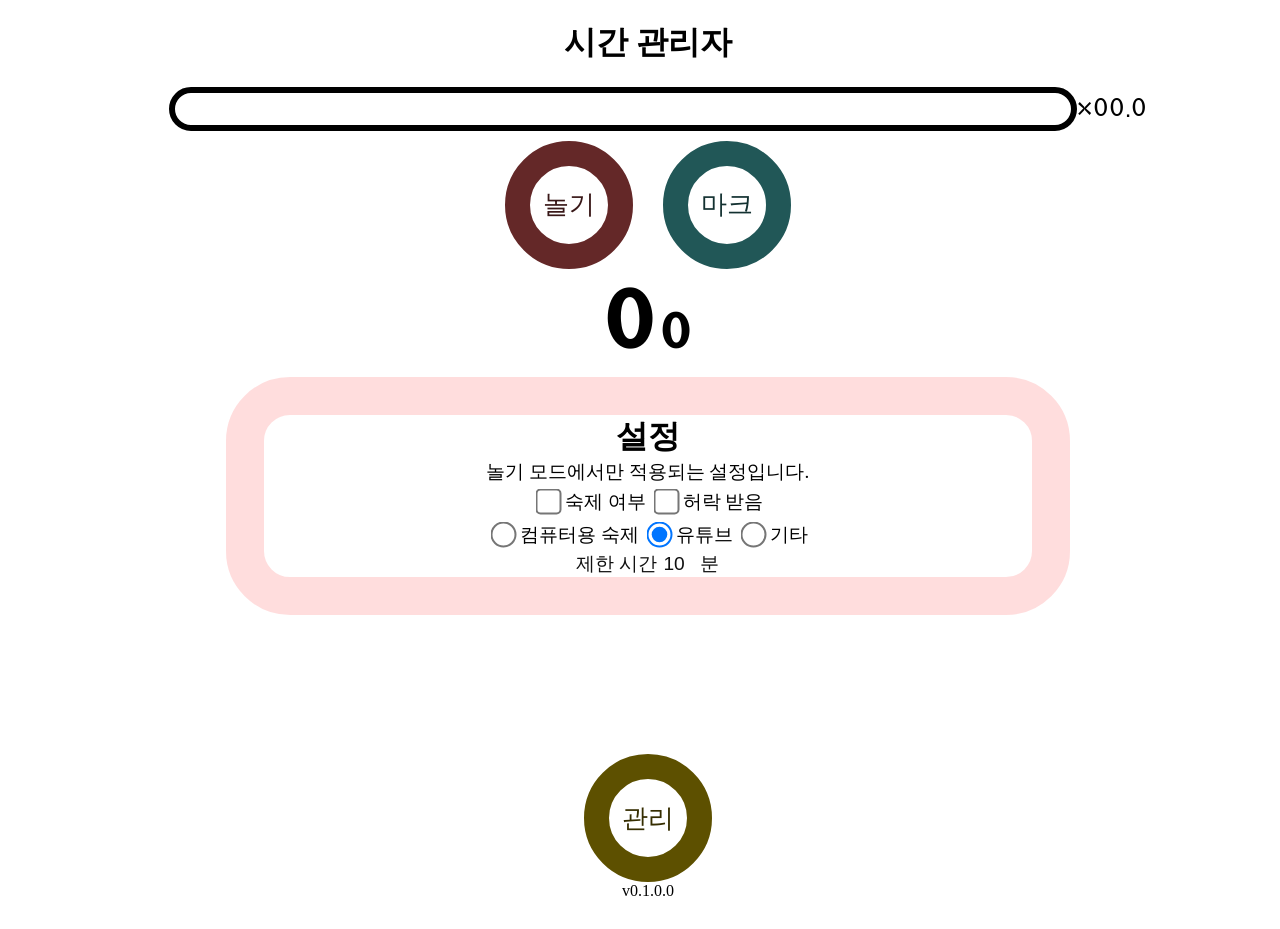
<file: things/time-manager/index.html>
<!DOCTYPE html>

<html>
	<head>
		<title>로딩중</title>
		<link rel="icon" type="image/png" href="../favicon.png">
		<meta content="Fabicon made by <a href='https://www.flaticon.com/authors/freepik' title='Freepik'>Freepik</a> from <a href='https://www.flaticon.com/' title='Flaticon'> www.flaticon.com</a>">
		<script src="script/jquery.js"></script>
		<script src="script/modules.js"></script>
		<meta http-equiv="refresh" content="0;URL='html/index.html'" />
	</head>
	<body>
		<h1 style="width:100vw;text-align:center;">
			잠시 기다려 주세요
		</h1>
		<footer style="position:absolute;bottom:0;width:100vw;text-align:center;"><p class="version"></p></footer>
	</body>
	<script>
		$(".version").text(localStorage.version);
	</script>
</html>
</file>
<file: things/dobby-timer/style.css>
@font-face {
    font-family: "thatfont";
    src: url("bmdohyeon_ttf.ttf") format("truetype");
    font-weight: normal;
}

:root {
    --test-background: transparent;
    --background-color: #F1E4D2;
    --dark-color: var(--background-color);
    --darker-color: var(--background-color);
    --darkest-color: var(--background-color);
    /*--dark-color: #DBCFBF;
    --darker-color: #C2B7A9;
    --darkest-color: #403C38;*/
    --base-width: min(90vw,180vh);
    --base-height: min(30vw,60vh);
}

body {
    background-color: var(--background-color);
}

#logo {
    width: min(8vw, 8vh);
    height: min(8vw, 8vh);
}

#name {
    color: var(--dark-color);
    font-weight: 600;
    font-family: thatfont;
    font-size: calc(var(--base-width) / 90);
    margin: 0;
}

#middle-container {
    position: absolute;
    top: 50vh;
    left: 50vw;
    transform: translate(-50%,-50%);
    width: var(--base-width);
    height: var(--base-height);
    background-color: var(--test-background);
}

#timer {
    display: flex;
    justify-content: center;
    width: 100%;
    height: 60%;
    position: absolute;
    top: 20%;
    background-color: var(--test-background);
}

#day-display {
    width: 33%;
    height: 20%;
    position: absolute;
    left: 11.6%;
    top: 12.5%;
    background-color: var(--test-background);
}

#hour-progress {
    width: 43%;
    height: 20%;
    position: absolute;
    right: 11.6%;
    top: 8%;
    background-color: var(--test-background);
}

#vacation-timer {
    width: 33%;
    height: 20%;
    left: 10.95%;
    bottom: 8%;
    border-top: calc(var(--base-height) / 50) solid var(--darkest-color);
    padding-left: 1%;
    position: absolute;
    background-color: var(--test-background);;
}

#second-display {
    width: 33%;
    height: 20%;
    bottom: 10%;
    right: 10.95%;
    position: absolute;
    background-color: var(--test-background);
}

.timer-text-container {
    display: flex;
    align-items: center;
    justify-content: center;
    width: 10%;
    height: 100%;
    margin: 0;
    background-color: var(--test-background);
}

.timer-colon-container {
    width: 4%;
}

.timer-text {
    width: 100%;
    font-size: calc(var(--base-width) / 7);
    font-family: thatfont;
    text-align: center;
    color: var(--darkest-color);
    transform: translate(0%,5%);
    background-color: var(--test-background);
}

.timer-colon {
    transform: none;
}

#day-display-text {
    position: absolute;
    bottom: 0%;
    font-family: thatfont;
    color: var(--darkest-color);
    font-size: calc(var(--base-width) / 20);
    text-align: left;
}

#vacation-timer-text {
    position: absolute;
    top: 5%;
    font-family: thatfont;
    color: var(--darkest-color);
    font-size: calc(var(--base-width) / 20);
    text-align: left;
}

#second-display-text {
    position: absolute;
    top: 5%;
    right: 3%;
    font-family: thatfont;
    color: var(--darkest-color);
    font-size: calc(var(--base-width) / 20);
    text-align: right;
}

#hour-progress-bg {
    display: inline-block;
    background-color: var(--dark-color);
    width: 100%;
    height: 10%;
    position: absolute;
    bottom: 3%;
}

#hour-progress-fg {
    display: inline-block;
    background-color: var(--darkest-color);
    height: 10%;
    position: absolute;
    bottom: 3%;
}


#bottom-container {
    position: absolute;
    bottom: 0;
    left: 50vw;
    transform: translate(-50%,0%);
    width: var(--base-width);
    height: calc(var(--base-height) / 4);
    background-color: var(--test-background);
}

.progress-bar {
    position: absolute;
    width: 100%;
    height: 50%;
    background-color: var(--test-background);
}

.actual-bar {
    width: 100%;
    height: 16%;
    position: absolute;
    left: 50%;
    top: 50%;
    transform: translate(-50%,-50%);
    z-index: 1;
    background-color: var(--dark-color);
}

.dark-bar {
    z-index: 2;
    background-color: var(--darker-color);
    height: 16%;
    position: absolute;
    top: 50%;
    transform: translate(0%,-50%);
}

.past-bar {
    z-index: 3;
    background-color: var(--darkest-color);
    height: 16%;
    position: absolute;
    top: 50%;
    transform: translate(0%,-50%);
}

.circle {
    z-index: 4;
    position: absolute;
    top: 50%;
    transform: translate(-50%,-50%);
    width: calc(var(--base-height) / 40);
    height: calc(var(--base-height) / 40);
    border-radius: 100%;
    border: calc(var(--base-height) / 50) solid var(--background-color);
    background-color: var(--background-color);
}

.circle-bright-before {
    border-left-color: var(--dark-color);
    border-top-color: var(--dark-color);
}

.circle-dark-before {
    border-left-color: var(--darker-color);
    border-top-color: var(--darker-color);
}

.circle-bright-after {
    border-right-color: var(--dark-color);
    border-bottom-color: var(--dark-color);
}

.circle-dark-after {
    border-right-color: var(--darker-color);
    border-bottom-color: var(--darker-color);
}

.circle-cursor , .circle-past {
    border-color: var(--darkest-color);
    background-color: var(--darkest-color);
}

.progress {
    font-family: thatfont;
    font-size: calc(var(--base-width) / 75);
    color: var(--darkest-color);
    position: absolute;
    transform: translate(-50%,-50%);
}

#top-container {
    position: absolute;
    top: 0;
    right: 0;
    margin: calc(var(--base-width)/150);
}

#date-display {
    font-family: thatfont;
    font-size: calc(var(--base-width) / 25);
    color: var(--dark-color);
    margin: 0;
    text-align: right;
}

#week-display {
    font-family: thatfont;
    font-size: calc(var(--base-width) / 25);
    color: var(--dark-color);
    margin: 0;
    text-align: right;
}
</file>
<file: things/eight-timer/style.css>
body {
	background:black;
	transition: background 5s linear;
}

@keyframes rotate_forever {
	0% {
		transform: rotate(0deg);
	}
	100% {
		transform: rotate(2592000deg);
	}
}
@keyframes rotate0 {
	0% {
		transform: rotate(315deg);
	}
	100% {
		transform: rotate(360deg);
	}
}

@keyframes rotate1 {
	0% {
		transform: rotate(0deg);
	}
	100% {
		transform: rotate(45deg);
	}
}

@keyframes rotate2 {
	0% {
		transform: rotate(45deg);
	}
	100% {
		transform: rotate(90deg);
	}
}

@keyframes rotate3 {
	0% {
		transform: rotate(90deg);
	}
	100% {
		transform: rotate(135deg);
	}
}

@keyframes rotate4 {
	0% {
		transform: rotate(135deg);
	}
	100% {
		transform: rotate(180deg);
	}
}

@keyframes rotate5 {
	0% {
		transform: rotate(180deg);
	}
	100% {
		transform: rotate(225deg);
	}
}

@keyframes rotate6 {
	0% {
		transform: rotate(225deg);
	}
	100% {
		transform: rotate(270deg);
	}
}

@keyframes rotate7 {
	0% {
		transform: rotate(270deg);
	}
	100% {
		transform: rotate(315deg);
	}
}

div.test {
	animation-duration: 1s;
	position:absolute;
	left:50%;
	top:50%;
	background:transparent;
	border-radius:50%;
	border-top: 5px solid white;
	border-bottom: 5px solid darkgray;
	border-left: 5px solid gray;
	border-right: 5px solid lightgray;
	transition: translate 5s ease-out, border-top 0.5s ease-out, border-bottom 0.5s ease-out, border-left 0.5s ease-out, border-right 0.5s ease-out, margin-left 0.5s ease-out, margin-top 0.5s ease-out;
}

.sizea {
	width: 60vh;
	height:60vh;
	margin-left:-30vh;
	margin-top:-30vh;
}

.sizeb {
	width: 65vh;
	height:65vh;
	margin-left:-32.5vh;
	margin-top:-32.5vh;
}

.sizec {
	width: 70vh;
	height:70vh;
	margin-left:-35vh;
	margin-top:-35vh;
}

.sized {
	width: 75vh;
	height:75vh;
	margin-left:-37.5vh;
	margin-top:-37.5vh;
}

.sizee {
	width: 80vh;
	height:80vh;
	margin-left:-40vh;
	margin-top:-40vh;
}

.sizef {
	width: 85vh;
	height:85vh;
	margin-left:-42.5vh;
	margin-top:-42.5vh;
}

.sizeg {
	width: 90vh;
	height:90vh;
	margin-left:-45vh;
	margin-top:-45vh;
}

.sizeh {
	width: 95vh;
	height:95vh;
	margin-left:-47.5vh;
	margin-top:-47.5vh;
}

p.text {
  transform: translate(-47%, -125%);
  position: fixed;
  top: 50%;
  left:50%;
  font-size:6vw;
  font-family: 'lato', sans-serif;
  color:cyan;
  text-shadow:
    0 0 100px #0ff;
}
</file>
<file: things/mc-color-converter/style.css>
* {
	transition-duration: 0.5s;
}

body {
	overflow: hidden;
	--color: rgba(0,0,0,85%);
	margin:0;
	background-color:rgba(0,0,0,9%);
}

.title {
	--color: rgba(0,0,0,85%);
	font-weight: bold;
	font-size: 30px;
	display: inline-block;
	color: var(--color);
	text-shadow: 0px 0px 1px var(--color);
}

input {
	--color: rgba(0,0,0,85%);
	--textcolor: rgba(0,0,0,85%);
	background-color: transparent;
	border: 2px solid var(--color);
	border-radius: 3px;
	color: var(--textcolor);
	font-weight: 900;
}

#red {
	background-color: rgba(255,0,0,20%);
}

#green {
	background-color: rgba(0,255,0,20%);
}

#blue {
	background-color: rgba(0,0,255,20%);
}

#col {
	background-color: rgba(0,0,0,30%);
}

input::placeholder {
	color: var(--textcolor);
}

button {
	--color: rgba(0,0,0,85%);
	background-color: transparent;
	border: 2px solid var(--color);
	border-radius: 3px;
	color: var(--color);
	font-weight: 700;
	box-shadow: 0px 0px 2px var(--color);
}

.short {
	display:inline-block;
	width:min(4em,8vw);
}

#col {
	position:relative;
	top:3px;
}

.code, .codealpha {
	display:inline-block;
	width:min(8em,16vw);
	position:relative;
	top:-1px;
}

.glowborder {
	border: 3px solid var(--color);
	border-radius: 3.2vw;
	padding: 3.2vw;
	display: inline-block;
	box-shadow: 0px 0px 8px var(--color),
		inset 0px 0px 8px -2px var(--color);
	position: absolute;
	top: 50vh;
	left: 50vw;
	transform: translate(-50%, -50%);
}

.container {
	margin:0;
	width: 100vw;
	height: 100vh;
	background-color:rgba(0,0,0,10%);
}
</file>
<file: things/special-dobby-timer/style.css>
@font-face {
    font-family: "thatfont";
    src: url("bmdohyeon_ttf.ttf") format("truetype");
    font-weight: normal;
}

:root {
    --test-background: transparent;
    --background-color: #911B2B;
    --dark-color: var(--background-color);
    --darker-color: var(--background-color);
    --darkest-color: var(--background-color);
    /*--dark-color: #DBCFBF;
    --darker-color: #C2B7A9;
    --darkest-color: #403C38;*/
    --base-width: min(90vw,180vh);
    --base-height: min(30vw,60vh);
}

body {
    background-color: var(--background-color);
}

#logo {
    width: min(8vw, 8vh);
    height: min(8vw, 8vh);
}

#name {
    color: var(--dark-color);
    font-weight: 600;
    font-family: thatfont;
    font-size: calc(var(--base-width) / 90);
    margin: 0;
}

#middle-container {
    position: absolute;
    top: 50vh;
    left: 50vw;
    transform: translate(-50%,-50%);
    width: var(--base-width);
    height: var(--base-height);
    background-color: var(--test-background);
}

#timer {
    display: flex;
    justify-content: center;
    width: 100%;
    height: 60%;
    position: absolute;
    top: 20%;
    background-color: var(--test-background);
}

#day-display {
    width: 33%;
    height: 20%;
    position: absolute;
    left: 11.6%;
    top: 12.5%;
    background-color: var(--test-background);
}

#hour-progress {
    width: 43%;
    height: 20%;
    position: absolute;
    right: 11.6%;
    top: 8%;
    background-color: var(--test-background);
}

#vacation-timer {
    width: 33%;
    height: 20%;
    left: 10.95%;
    bottom: 8%;
    border-top: calc(var(--base-height) / 50) solid var(--darkest-color);
    padding-left: 1%;
    position: absolute;
    background-color: var(--test-background);;
}

#second-display {
    width: 33%;
    height: 20%;
    bottom: 10%;
    right: 10.95%;
    position: absolute;
    background-color: var(--test-background);
}

.timer-text-container {
    display: flex;
    align-items: center;
    justify-content: center;
    width: 10%;
    height: 100%;
    margin: 0;
    background-color: var(--test-background);
}

.timer-colon-container {
    width: 4%;
}

.timer-text {
    width: 100%;
    font-size: calc(var(--base-width) / 7);
    font-family: thatfont;
    text-align: center;
    color: var(--darkest-color);
    transform: translate(0%,5%);
    background-color: var(--test-background);
}

.timer-colon {
    transform: none;
}

#day-display-text {
    position: absolute;
    bottom: 0%;
    font-family: thatfont;
    color: var(--darkest-color);
    font-size: calc(var(--base-width) / 20);
    text-align: left;
}

#vacation-timer-text {
    position: absolute;
    top: 5%;
    font-family: thatfont;
    color: var(--darkest-color);
    font-size: calc(var(--base-width) / 20);
    text-align: left;
}

#second-display-text {
    position: absolute;
    top: 5%;
    right: 3%;
    font-family: thatfont;
    color: var(--darkest-color);
    font-size: calc(var(--base-width) / 20);
    text-align: right;
}

#hour-progress-bg {
    display: inline-block;
    background-color: var(--darker-color);
    width: 100%;
    height: 10%;
    position: absolute;
    bottom: 3%;
}

#hour-progress-fg {
    display: inline-block;
    background-color: var(--darkest-color);
    height: 10%;
    position: absolute;
    bottom: 3%;
}


#bottom-container {
    position: absolute;
    bottom: 0;
    left: 50vw;
    transform: translate(-50%,0%);
    width: var(--base-width);
    height: calc(var(--base-height) / 4);
    background-color: var(--test-background);
}

.progress-bar {
    position: absolute;
    width: 100%;
    height: 50%;
    background-color: var(--test-background);
}

.actual-bar {
    width: 100%;
    height: 16%;
    position: absolute;
    left: 50%;
    top: 50%;
    transform: translate(-50%,-50%);
    z-index: 1;
    background-color: var(--dark-color);
}

.dark-bar {
    z-index: 2;
    background-color: var(--darker-color);
    height: 16%;
    position: absolute;
    top: 50%;
    transform: translate(0%,-50%);
}

.past-bar {
    z-index: 3;
    background-color: var(--darkest-color);
    height: 16%;
    position: absolute;
    top: 50%;
    transform: translate(0%,-50%);
}

.circle {
    z-index: 4;
    position: absolute;
    top: 50%;
    transform: translate(-50%,-50%);
    width: calc(var(--base-height) / 40);
    height: calc(var(--base-height) / 40);
    border-radius: 100%;
    border: calc(var(--base-height) / 50) solid var(--background-color);
    background-color: var(--background-color);
}

.circle-bright-before {
    border-left-color: var(--dark-color);
    border-top-color: var(--dark-color);
}

.circle-dark-before {
    border-left-color: var(--darker-color);
    border-top-color: var(--darker-color);
}

.circle-bright-after {
    border-right-color: var(--dark-color);
    border-bottom-color: var(--dark-color);
}

.circle-dark-after {
    border-right-color: var(--darker-color);
    border-bottom-color: var(--darker-color);
}

.circle-cursor , .circle-past {
    border-color: var(--darkest-color);
    background-color: var(--darkest-color);
}

.progress {
    font-family: thatfont;
    font-size: calc(var(--base-width) / 75);
    color: var(--darkest-color);
    position: absolute;
    transform: translate(-50%,-40%);
}

#top-container {
    position: absolute;
    top: 0;
    right: 0;
    margin: calc(var(--base-width)/150);
}

#date-display {
    font-family: thatfont;
    font-size: calc(var(--base-width) / 25);
    color: var(--dark-color);
    margin: 0;
    text-align: right;
}

#week-display {
    font-family: thatfont;
    font-size: calc(var(--base-width) / 25);
    color: var(--dark-color);
    margin: 0;
    text-align: right;
}

@keyframes looking-forward {
    0% {
        border-color: var(--dark-color);
    }
    25% {
        border-color: #bb8451;
    }
    50% {
        border-color: #bb9b51;
    }
    75% {
        border-color: #948370;
    }
    100% {
        border-color: var(--dark-color);
    }
}

@keyframes lf2 {
    0% {
        background-color: var(--dark-color);
    }
    25% {
        background-color: #bb8451;
    }
    50% {
        background-color: #bb9b51;
    }
    75% {
        background-color: #948370;
    }
    100% {
        background-color: var(--dark-color);
    }
}

.ecyc-e:not(.circle-past) {
    animation: looking-forward 2s linear infinite;
}

.ecyc-e.dark-bar {
    animation: lf2 2s linear infinite;
}
</file>
<file: things/special-dobby-timer2/style.css>
@font-face {
    font-family: "thatfont";
    src: url("bmdohyeon_ttf.ttf") format("truetype");
    font-weight: normal;
}

:root {
    --test-background: transparent;
    --background-color: white;
    --dark-color: var(--background-color);
    --darker-color: var(--background-color);
    --darkest-color: var(--background-color);
    /*--dark-color: #DBCFBF;
    --darker-color: #C2B7A9;
    --darkest-color: #403C38;*/
    --base-width: min(90vw,180vh);
    --base-height: min(30vw,60vh);
}

body {
    background-color: var(--background-color);
}

#logo {
    width: min(8vw, 8vh);
    height: min(8vw, 8vh);
}

#name {
    color: var(--dark-color);
    font-weight: 600;
    font-family: thatfont;
    font-size: calc(var(--base-width) / 90);
    margin: 0;
}

#middle-container {
    position: absolute;
    top: 50vh;
    left: 50vw;
    transform: translate(-50%,-50%);
    width: var(--base-width);
    height: var(--base-height);
    background-color: white;
    mix-blend-mode: screen;
}

#timer {
    display: flex;
    justify-content: center;
    width: 100%;
    height: 60%;
    position: absolute;
    top: 20%;
}

#day-display {
    width: 33%;
    height: 20%;
    position: absolute;
    left: 11.6%;
    top: 12.5%;
    color: black;
}

#hour-progress {
    width: 43%;
    height: 20%;
    position: absolute;
    right: 11.6%;
    top: 8%;
    background-color: var(--test-background);
}

#vacation-timer {
    width: 33%;
    height: 20%;
    left: 10.95%;
    bottom: 8%;
    border-top: calc(var(--base-height) / 50) solid black;
    padding-left: 1%;
    position: absolute;
    background-color: var(--test-background);;
}

#second-display {
    width: 33%;
    height: 20%;
    bottom: 10%;
    right: 10.95%;
    position: absolute;
    background-color: var(--test-background);
}

.timer-text-container {
    display: flex;
    align-items: center;
    justify-content: center;
    width: 10%;
    height: 100%;
    margin: 0;
    background-color: var(--test-background);
}

.timer-colon-container {
    width: 4%;
}

.timer-text {
    width: 100%;
    font-size: calc(var(--base-width) / 7);
    font-family: thatfont;
    text-align: center;
    color: black;
    transform: translate(0%,5%);
}

.timer-colon {
    transform: none;
}

#day-display-text {
    position: absolute;
    bottom: 0%;
    font-family: thatfont;
    color: black;
    font-size: calc(var(--base-width) / 20);
    text-align: left;
}

#vacation-timer-text {
    position: absolute;
    top: 5%;
    font-family: thatfont;
    color: black;
    font-size: calc(var(--base-width) / 20);
    text-align: left;
}

#second-display-text {
    position: absolute;
    top: 5%;
    right: 3%;
    font-family: thatfont;
    color: black;
    font-size: calc(var(--base-width) / 20);
    text-align: right;
}

#hour-progress-bg {
    display: inline-block;
    background-color: #AAAAAA;
    width: 100%;
    height: 10%;
    position: absolute;
    bottom: 3%;
}

#hour-progress-fg {
    display: inline-block;
    background-color: black;
    height: 10%;
    position: absolute;
    bottom: 3%;
}



#top-container {
    position: absolute;
    top: 0;
    right: 0;
    margin: calc(var(--base-width)/150);
}

#date-display {
    font-family: thatfont;
    font-size: calc(var(--base-width) / 25);
    color: var(--dark-color);
    margin: 0;
    text-align: right;
}

#week-display {
    font-family: thatfont;
    font-size: calc(var(--base-width) / 25);
    color: var(--dark-color);
    margin: 0;
    text-align: right;
}

#image {
    position: absolute;
    top: 50vh;
    left: 50vw;
    transform: translate(-50%,-50%);
    width: calc(var(--base-width) * 0.99);
    height: calc(var(--base-height) * 0.99);
    background-image: url('bg2.png');
    background-size: contain;
    background-position: center;
}
</file>
<file: things/special-dobby-timer3/style.css>
@font-face {
    font-family: "thatfont";
    src: url("bmdohyeon_ttf.ttf") format("truetype");
    font-weight: normal;
}

:root {
    --test-background: transparent;
    --background-color: white;
    --dark-color: var(--background-color);
    --darker-color: var(--background-color);
    --darkest-color: var(--background-color);
    /*--dark-color: #DBCFBF;
    --darker-color: #C2B7A9;
    --darkest-color: #403C38;*/
    --base-width: min(90vw,180vh);
    --base-height: min(30vw,60vh);
}

body {
    background-color: var(--background-color);
}

#logo {
    width: min(8vw, 8vh);
    height: min(8vw, 8vh);
}

#name {
    color: var(--dark-color);
    font-weight: 600;
    font-family: thatfont;
    font-size: calc(var(--base-width) / 90);
    margin: 0;
}

#middle-container {
    position: absolute;
    top: 50vh;
    left: 50vw;
    transform: translate(-50%,-50%);
    width: var(--base-width);
    height: var(--base-height);
    background-color: white;
    mix-blend-mode: screen;
}

#timer {
    display: flex;
    justify-content: center;
    width: 100%;
    height: 60%;
    position: absolute;
    top: 20%;
}

#day-display {
    width: 33%;
    height: 20%;
    position: absolute;
    left: 11.6%;
    top: 12.5%;
    color: black;
}

#hour-progress {
    width: 43%;
    height: 20%;
    position: absolute;
    right: 11.6%;
    top: 8%;
    background-color: var(--test-background);
}

#vacation-timer {
    width: 33%;
    height: 20%;
    left: 10.95%;
    bottom: 8%;
    border-top: calc(var(--base-height) / 50) solid black;
    padding-left: 1%;
    position: absolute;
    background-color: var(--test-background);;
}

#second-display {
    width: 33%;
    height: 20%;
    bottom: 10%;
    right: 10.95%;
    position: absolute;
    background-color: var(--test-background);
}

.timer-text-container {
    display: flex;
    align-items: center;
    justify-content: center;
    width: 10%;
    height: 100%;
    margin: 0;
    background-color: var(--test-background);
}

.timer-colon-container {
    width: 4%;
}

.timer-text {
    width: 100%;
    font-size: calc(var(--base-width) / 7);
    font-family: thatfont;
    text-align: center;
    color: black;
    transform: translate(0%,5%);
}

.timer-colon {
    transform: none;
}

#day-display-text {
    position: absolute;
    bottom: 0%;
    font-family: thatfont;
    color: black;
    font-size: calc(var(--base-width) / 20);
    text-align: left;
}

#vacation-timer-text {
    position: absolute;
    top: 5%;
    font-family: thatfont;
    color: black;
    font-size: calc(var(--base-width) / 20);
    text-align: left;
}

#second-display-text {
    position: absolute;
    top: 5%;
    right: 3%;
    font-family: thatfont;
    color: black;
    font-size: calc(var(--base-width) / 20);
    text-align: right;
}

#hour-progress-bg {
    display: inline-block;
    background-color: #AAAAAA;
    width: 100%;
    height: 10%;
    position: absolute;
    bottom: 3%;
}

#hour-progress-fg {
    display: inline-block;
    background-color: black;
    height: 10%;
    position: absolute;
    bottom: 3%;
}



#top-container {
    position: absolute;
    top: 0;
    right: 0;
    margin: calc(var(--base-width)/150);
}

#date-display {
    font-family: thatfont;
    font-size: calc(var(--base-width) / 25);
    color: var(--dark-color);
    margin: 0;
    text-align: right;
}

#week-display {
    font-family: thatfont;
    font-size: calc(var(--base-width) / 25);
    color: var(--dark-color);
    margin: 0;
    text-align: right;
}

#image {
    position: absolute;
    top: 50vh;
    left: 50vw;
    transform: translate(-50%,-50%);
    width: calc(var(--base-width) * 0.99);
    height: calc(var(--base-height) * 0.99);
    background-image: url('bg3.png');
    background-size: contain;
    background-position: center;
}
</file>
